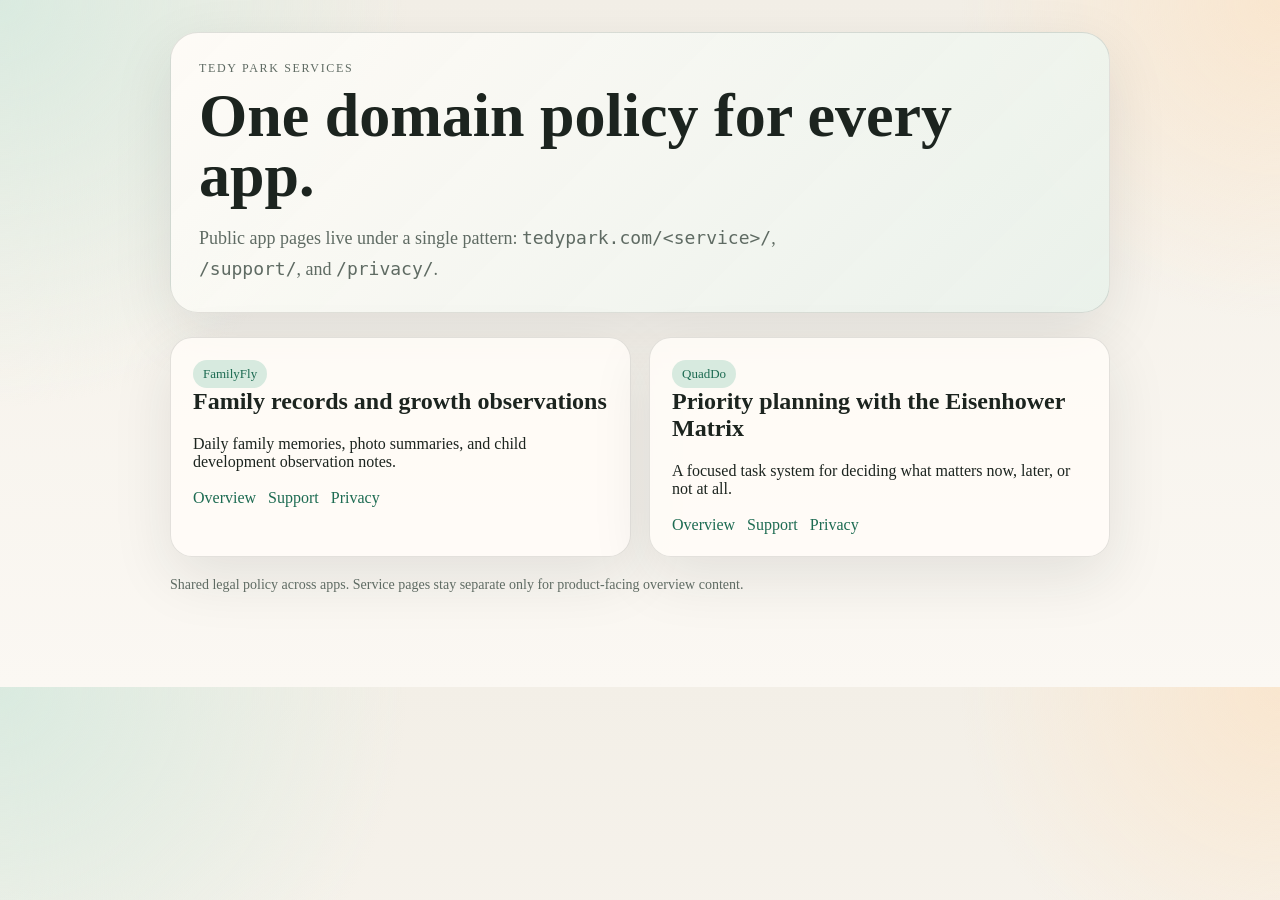
<file: site/index.html>
<!doctype html>
<html lang="en">
  <head>
    <meta charset="utf-8" />
    <meta name="viewport" content="width=device-width, initial-scale=1" />
    <title>Tedy Park Services</title>
    <link rel="stylesheet" href="./styles.css" />
  </head>
  <body>
    <main class="shell">
      <section class="hero">
        <p class="eyebrow">Tedy Park Services</p>
        <h1>One domain policy for every app.</h1>
        <p class="lead">
          Public app pages live under a single pattern:
          <code>tedypark.com/&lt;service&gt;/</code>,
          <code>/support/</code>, and <code>/privacy/</code>.
        </p>
      </section>

      <section class="grid">
        <article class="card">
          <span class="pill">FamilyFly</span>
          <h2>Family records and growth observations</h2>
          <p>Daily family memories, photo summaries, and child development observation notes.</p>
          <div class="nav">
            <a href="./familyfly/">Overview</a>
            <a href="./support/">Support</a>
            <a href="./legal/privacy/">Privacy</a>
          </div>
        </article>

        <article class="card">
          <span class="pill">QuadDo</span>
          <h2>Priority planning with the Eisenhower Matrix</h2>
          <p>A focused task system for deciding what matters now, later, or not at all.</p>
          <div class="nav">
            <a href="./quaddo/">Overview</a>
            <a href="./support/">Support</a>
            <a href="./legal/privacy/">Privacy</a>
          </div>
        </article>
      </section>

      <p class="footer">Shared legal policy across apps. Service pages stay separate only for product-facing overview content.</p>
    </main>
  </body>
</html>
</file>
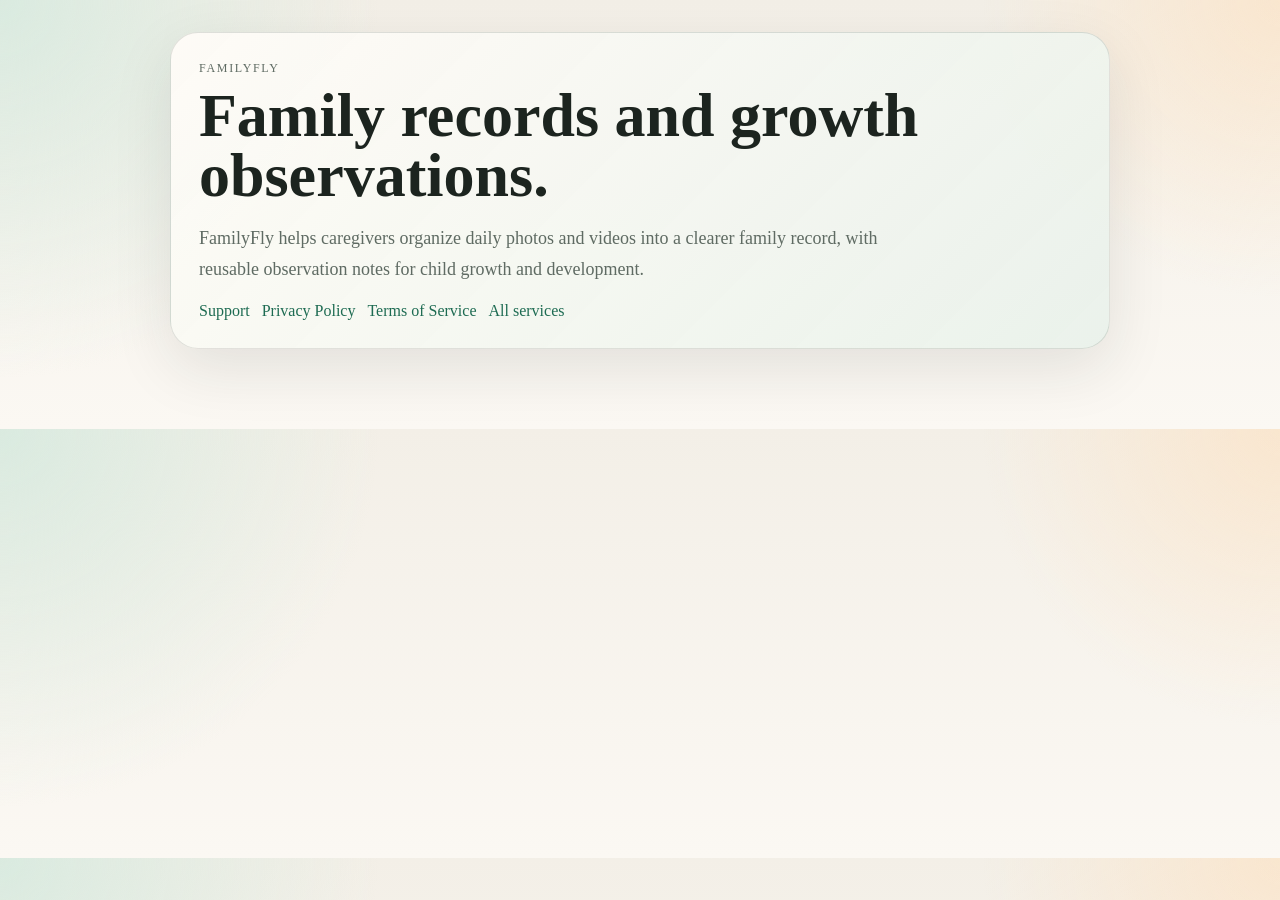
<file: site/familyfly/index.html>
<!doctype html>
<html lang="en">
  <head>
    <meta charset="utf-8" />
    <meta name="viewport" content="width=device-width, initial-scale=1" />
    <title>FamilyFly</title>
    <link rel="stylesheet" href="../styles.css" />
  </head>
  <body>
    <main class="shell">
      <section class="hero">
        <p class="eyebrow">FamilyFly</p>
        <h1>Family records and growth observations.</h1>
        <p class="lead">
          FamilyFly helps caregivers organize daily photos and videos into a clearer family record,
          with reusable observation notes for child growth and development.
        </p>
        <div class="nav">
          <a href="../support/">Support</a>
          <a href="../legal/privacy/">Privacy Policy</a>
          <a href="../legal/terms/">Terms of Service</a>
          <a href="../">All services</a>
        </div>
      </section>
    </main>
  </body>
</html>
</file>
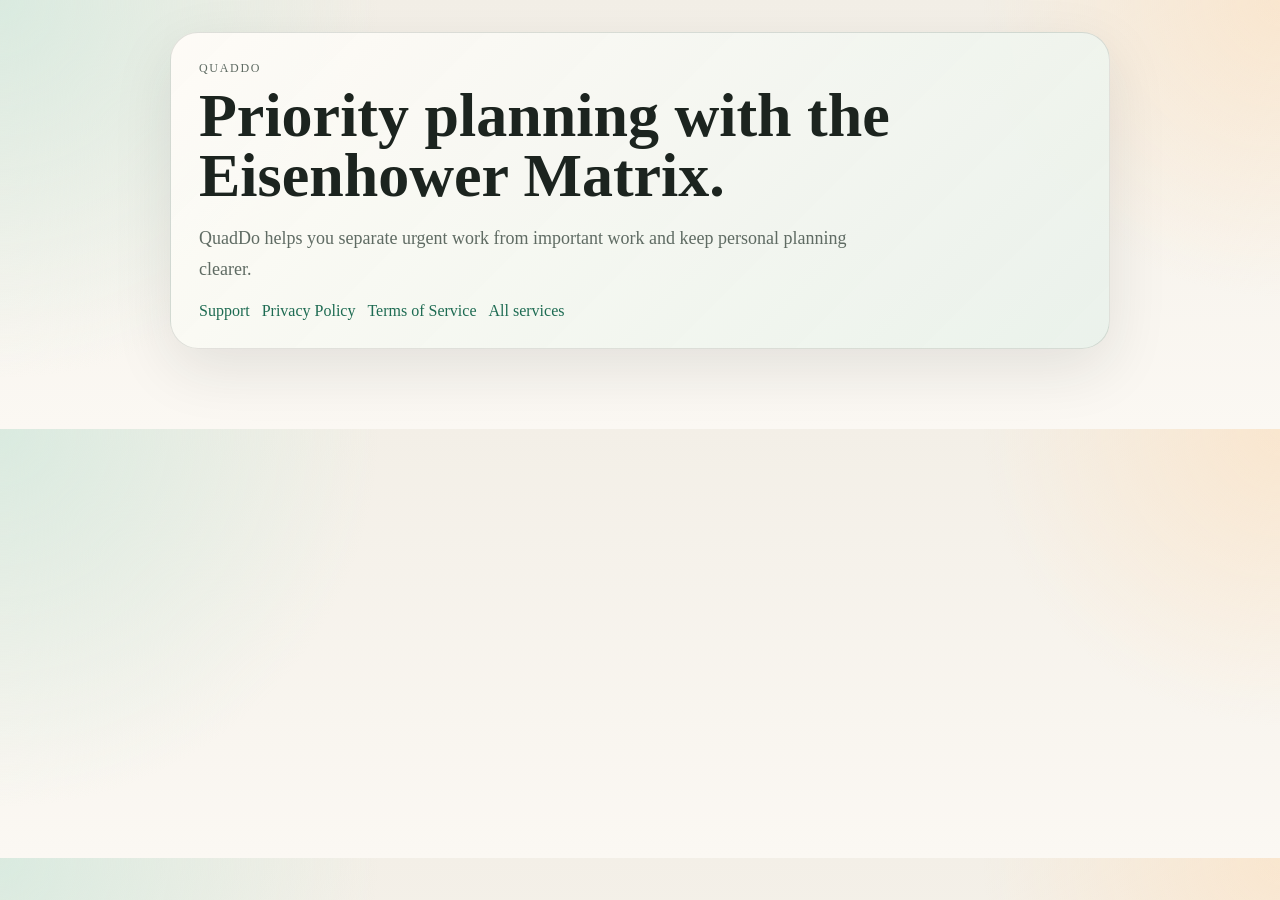
<file: site/quaddo/index.html>
<!doctype html>
<html lang="en">
  <head>
    <meta charset="utf-8" />
    <meta name="viewport" content="width=device-width, initial-scale=1" />
    <title>QuadDo</title>
    <link rel="stylesheet" href="../styles.css" />
  </head>
  <body>
    <main class="shell">
      <section class="hero">
        <p class="eyebrow">QuadDo</p>
        <h1>Priority planning with the Eisenhower Matrix.</h1>
        <p class="lead">
          QuadDo helps you separate urgent work from important work and keep personal planning clearer.
        </p>
        <div class="nav">
          <a href="../support/">Support</a>
          <a href="../legal/privacy/">Privacy Policy</a>
          <a href="../legal/terms/">Terms of Service</a>
          <a href="../">All services</a>
        </div>
      </section>
    </main>
  </body>
</html>
</file>
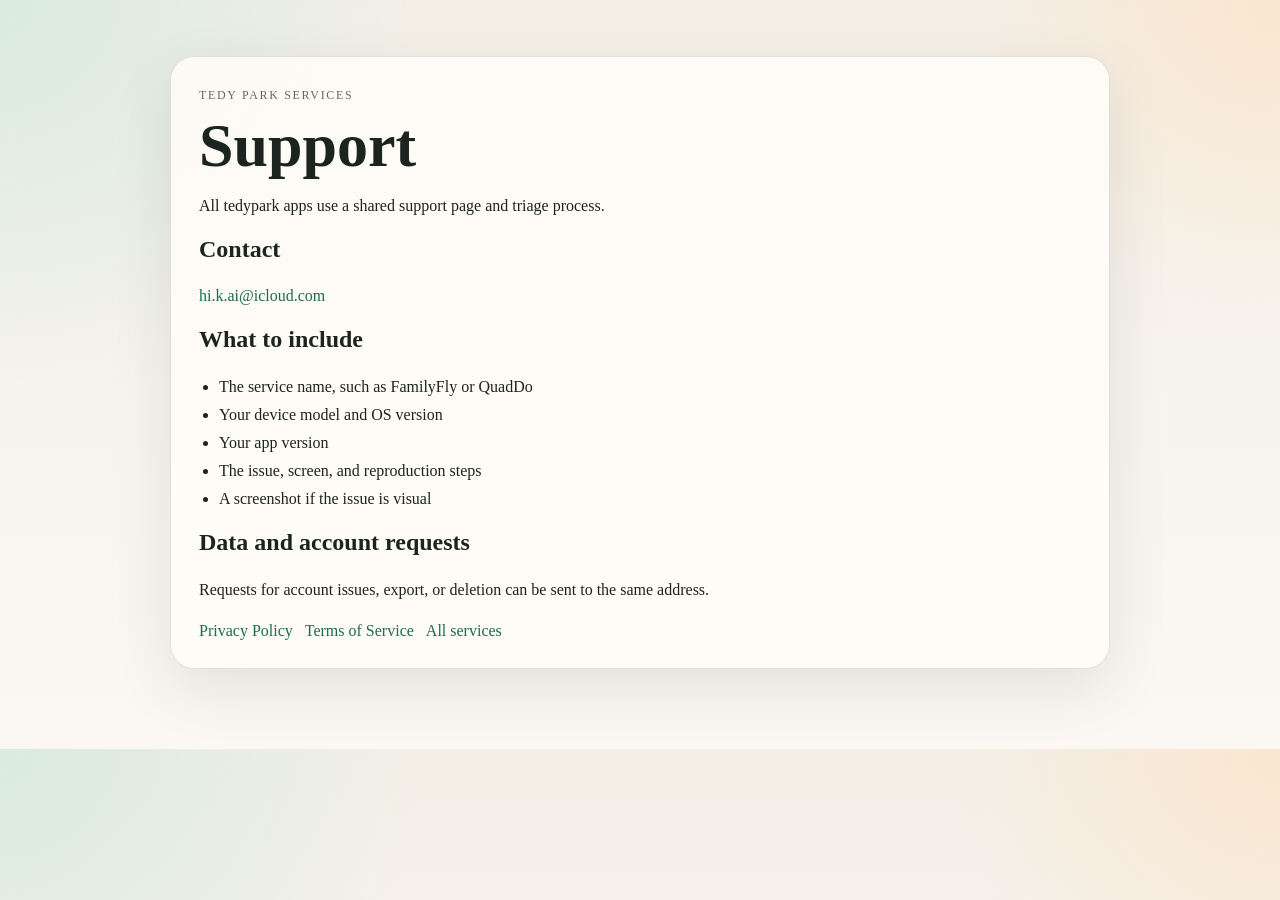
<file: site/support/index.html>
<!doctype html>
<html lang="en">
  <head>
    <meta charset="utf-8" />
    <meta name="viewport" content="width=device-width, initial-scale=1" />
    <title>Tedy Park Support</title>
    <link rel="stylesheet" href="../styles.css" />
  </head>
  <body>
    <main class="shell">
      <article class="doc">
        <p class="eyebrow">Tedy Park Services</p>
        <h1>Support</h1>
        <p>All tedypark apps use a shared support page and triage process.</p>

        <h2>Contact</h2>
        <p><a href="mailto:hi.k.ai@icloud.com">hi.k.ai@icloud.com</a></p>

        <h2>What to include</h2>
        <ul>
          <li>The service name, such as FamilyFly or QuadDo</li>
          <li>Your device model and OS version</li>
          <li>Your app version</li>
          <li>The issue, screen, and reproduction steps</li>
          <li>A screenshot if the issue is visual</li>
        </ul>

        <h2>Data and account requests</h2>
        <p>Requests for account issues, export, or deletion can be sent to the same address.</p>

        <div class="nav">
          <a href="../legal/privacy/">Privacy Policy</a>
          <a href="../legal/terms/">Terms of Service</a>
          <a href="../">All services</a>
        </div>
      </article>
    </main>
  </body>
</html>
</file>
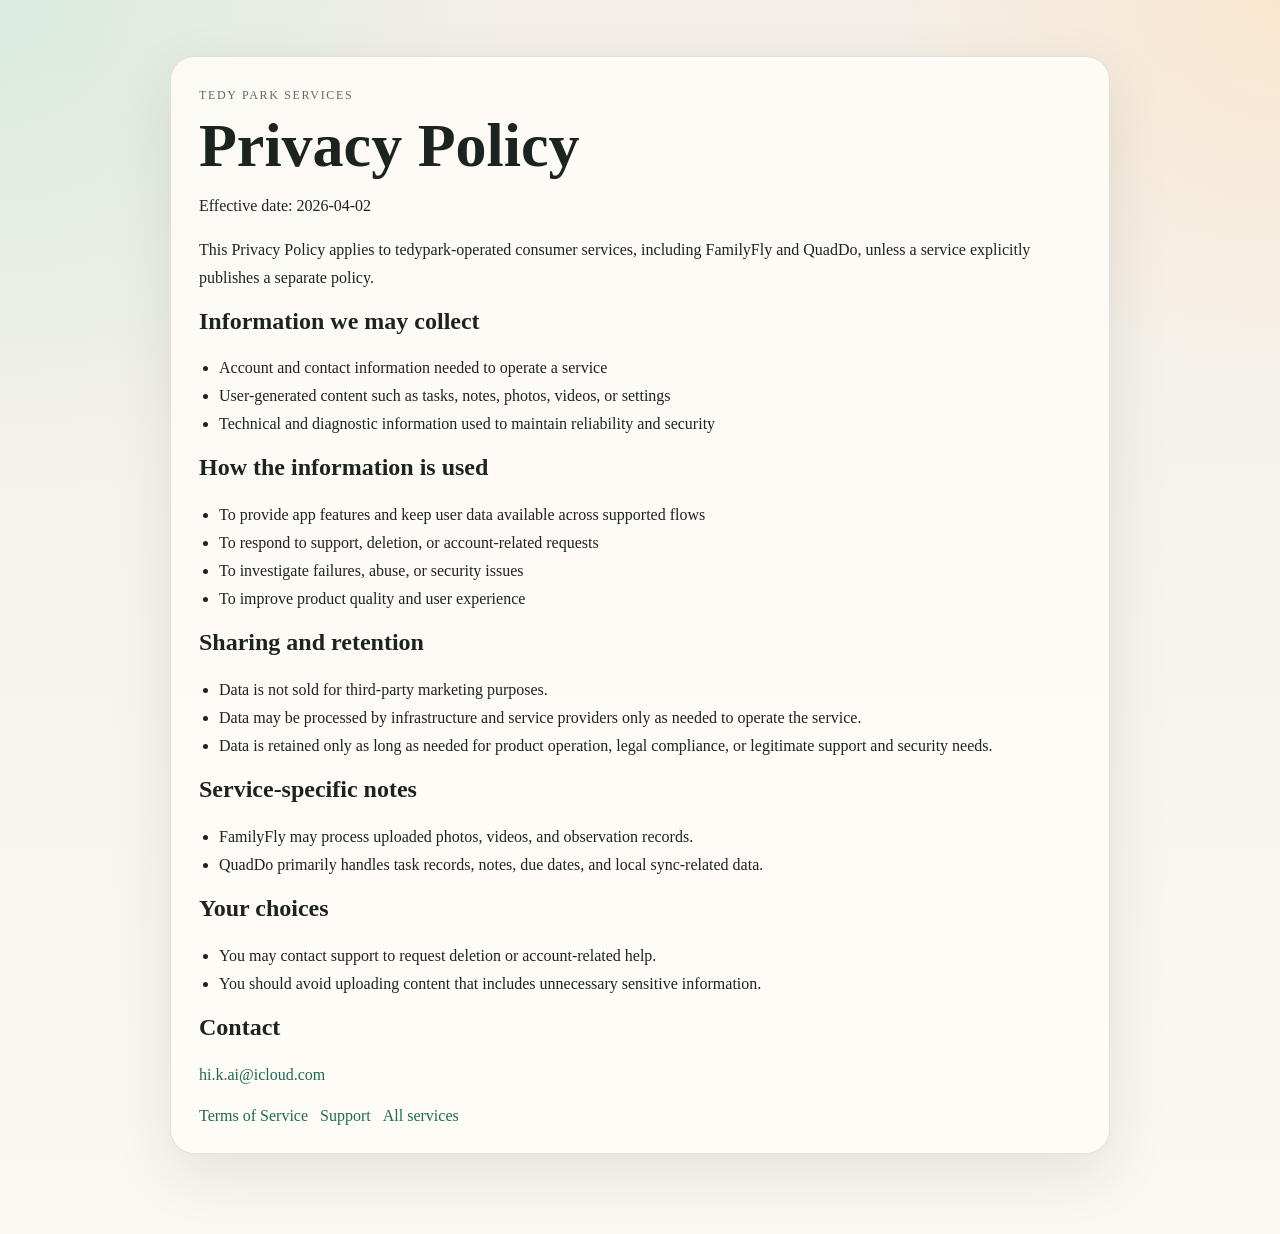
<file: site/legal/privacy/index.html>
<!doctype html>
<html lang="en">
  <head>
    <meta charset="utf-8" />
    <meta name="viewport" content="width=device-width, initial-scale=1" />
    <title>Tedy Park Privacy Policy</title>
    <link rel="stylesheet" href="../../styles.css" />
  </head>
  <body>
    <main class="shell">
      <article class="doc">
        <p class="eyebrow">Tedy Park Services</p>
        <h1>Privacy Policy</h1>
        <p>Effective date: 2026-04-02</p>

        <p>
          This Privacy Policy applies to tedypark-operated consumer services, including FamilyFly and QuadDo,
          unless a service explicitly publishes a separate policy.
        </p>

        <h2>Information we may collect</h2>
        <ul>
          <li>Account and contact information needed to operate a service</li>
          <li>User-generated content such as tasks, notes, photos, videos, or settings</li>
          <li>Technical and diagnostic information used to maintain reliability and security</li>
        </ul>

        <h2>How the information is used</h2>
        <ul>
          <li>To provide app features and keep user data available across supported flows</li>
          <li>To respond to support, deletion, or account-related requests</li>
          <li>To investigate failures, abuse, or security issues</li>
          <li>To improve product quality and user experience</li>
        </ul>

        <h2>Sharing and retention</h2>
        <ul>
          <li>Data is not sold for third-party marketing purposes.</li>
          <li>Data may be processed by infrastructure and service providers only as needed to operate the service.</li>
          <li>Data is retained only as long as needed for product operation, legal compliance, or legitimate support and security needs.</li>
        </ul>

        <h2>Service-specific notes</h2>
        <ul>
          <li>FamilyFly may process uploaded photos, videos, and observation records.</li>
          <li>QuadDo primarily handles task records, notes, due dates, and local sync-related data.</li>
        </ul>

        <h2>Your choices</h2>
        <ul>
          <li>You may contact support to request deletion or account-related help.</li>
          <li>You should avoid uploading content that includes unnecessary sensitive information.</li>
        </ul>

        <h2>Contact</h2>
        <p><a href="mailto:hi.k.ai@icloud.com">hi.k.ai@icloud.com</a></p>

        <div class="nav">
          <a href="../terms/">Terms of Service</a>
          <a href="../../support/">Support</a>
          <a href="../../">All services</a>
        </div>
      </article>
    </main>
  </body>
</html>
</file>
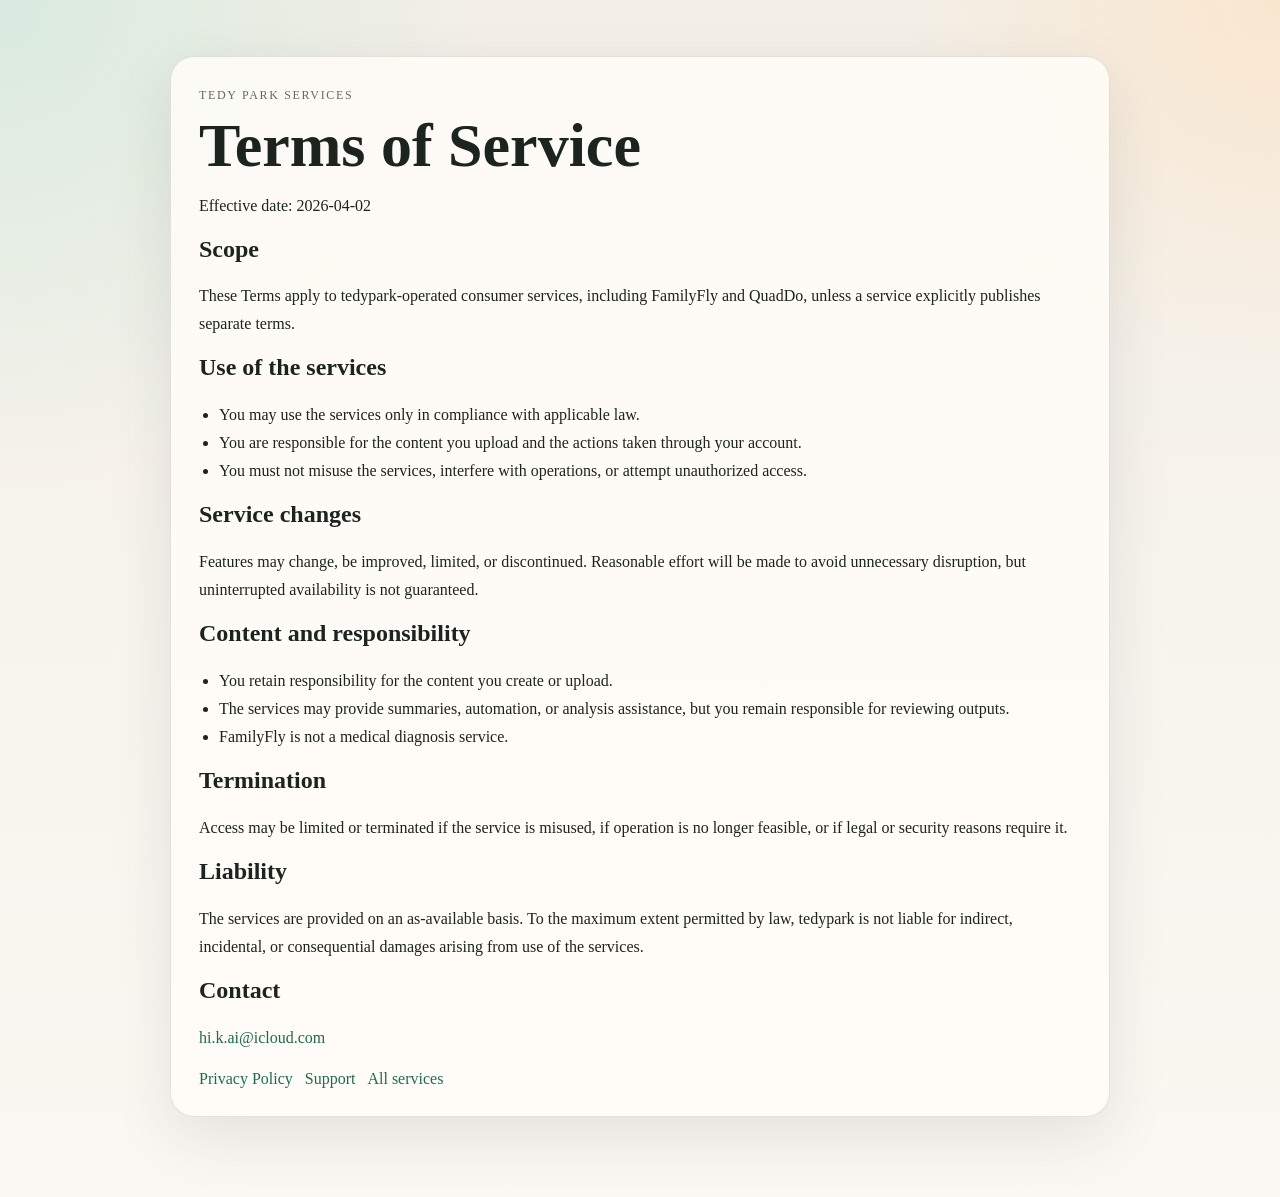
<file: site/legal/terms/index.html>
<!doctype html>
<html lang="en">
  <head>
    <meta charset="utf-8" />
    <meta name="viewport" content="width=device-width, initial-scale=1" />
    <title>Tedy Park Terms of Service</title>
    <link rel="stylesheet" href="../../styles.css" />
  </head>
  <body>
    <main class="shell">
      <article class="doc">
        <p class="eyebrow">Tedy Park Services</p>
        <h1>Terms of Service</h1>
        <p>Effective date: 2026-04-02</p>

        <h2>Scope</h2>
        <p>
          These Terms apply to tedypark-operated consumer services, including FamilyFly and QuadDo,
          unless a service explicitly publishes separate terms.
        </p>

        <h2>Use of the services</h2>
        <ul>
          <li>You may use the services only in compliance with applicable law.</li>
          <li>You are responsible for the content you upload and the actions taken through your account.</li>
          <li>You must not misuse the services, interfere with operations, or attempt unauthorized access.</li>
        </ul>

        <h2>Service changes</h2>
        <p>
          Features may change, be improved, limited, or discontinued. Reasonable effort will be made to avoid unnecessary disruption,
          but uninterrupted availability is not guaranteed.
        </p>

        <h2>Content and responsibility</h2>
        <ul>
          <li>You retain responsibility for the content you create or upload.</li>
          <li>The services may provide summaries, automation, or analysis assistance, but you remain responsible for reviewing outputs.</li>
          <li>FamilyFly is not a medical diagnosis service.</li>
        </ul>

        <h2>Termination</h2>
        <p>
          Access may be limited or terminated if the service is misused, if operation is no longer feasible, or if legal or security reasons require it.
        </p>

        <h2>Liability</h2>
        <p>
          The services are provided on an as-available basis. To the maximum extent permitted by law, tedypark is not liable for indirect,
          incidental, or consequential damages arising from use of the services.
        </p>

        <h2>Contact</h2>
        <p><a href="mailto:hi.k.ai@icloud.com">hi.k.ai@icloud.com</a></p>

        <div class="nav">
          <a href="../privacy/">Privacy Policy</a>
          <a href="../../support/">Support</a>
          <a href="../../">All services</a>
        </div>
      </article>
    </main>
  </body>
</html>
</file>
<file: site/styles.css>
:root {
  color-scheme: light;
  --bg: #f3efe7;
  --bg-accent: #e8f1ea;
  --surface: rgba(255, 252, 247, 0.88);
  --text: #1c241f;
  --muted: #5f6b63;
  --line: rgba(28, 36, 31, 0.12);
  --accent: #1d6b52;
  --accent-soft: #d7eadf;
  --shadow: 0 20px 60px rgba(33, 43, 38, 0.10);
}

* { box-sizing: border-box; }

body {
  margin: 0;
  font-family: "Iowan Old Style", "Palatino Linotype", "Book Antiqua", Palatino, serif;
  color: var(--text);
  background:
    radial-gradient(circle at top left, rgba(215, 234, 223, 0.9), transparent 28%),
    radial-gradient(circle at top right, rgba(255, 223, 187, 0.55), transparent 22%),
    linear-gradient(180deg, var(--bg) 0%, #fbf8f3 100%);
}

a {
  color: var(--accent);
  text-decoration: none;
}

a:hover {
  text-decoration: underline;
}

.shell {
  max-width: 980px;
  margin: 0 auto;
  padding: 32px 20px 80px;
}

.hero {
  padding: 28px;
  border: 1px solid var(--line);
  border-radius: 28px;
  background: linear-gradient(135deg, rgba(255, 252, 247, 0.94), rgba(232, 241, 234, 0.9));
  box-shadow: var(--shadow);
}

.eyebrow {
  margin: 0 0 10px;
  font-size: 12px;
  letter-spacing: 0.14em;
  text-transform: uppercase;
  color: var(--muted);
}

h1 {
  margin: 0;
  font-size: clamp(34px, 6vw, 62px);
  line-height: 0.96;
}

.lead {
  margin: 18px 0 0;
  max-width: 680px;
  font-size: 18px;
  line-height: 1.7;
  color: var(--muted);
}

.grid {
  display: grid;
  grid-template-columns: repeat(auto-fit, minmax(260px, 1fr));
  gap: 18px;
  margin-top: 24px;
}

.card {
  border: 1px solid var(--line);
  border-radius: 22px;
  padding: 22px;
  background: var(--surface);
  box-shadow: var(--shadow);
}

.card h2,
.card h3,
.doc h1,
.doc h2 {
  margin-top: 0;
}

.pill {
  display: inline-block;
  padding: 6px 10px;
  border-radius: 999px;
  background: var(--accent-soft);
  color: var(--accent);
  font-size: 13px;
}

.doc {
  margin-top: 24px;
  border: 1px solid var(--line);
  border-radius: 24px;
  padding: 28px;
  background: var(--surface);
  box-shadow: var(--shadow);
}

.doc p,
.doc li {
  line-height: 1.75;
}

.doc ul {
  padding-left: 20px;
}

.nav {
  display: flex;
  flex-wrap: wrap;
  gap: 12px;
  margin: 18px 0 0;
}

.footer {
  margin-top: 20px;
  font-size: 14px;
  color: var(--muted);
}

@media (max-width: 640px) {
  .shell {
    padding: 18px 14px 56px;
  }

  .hero,
  .card,
  .doc {
    padding: 20px;
    border-radius: 20px;
  }

  .lead {
    font-size: 16px;
  }
}
</file>
